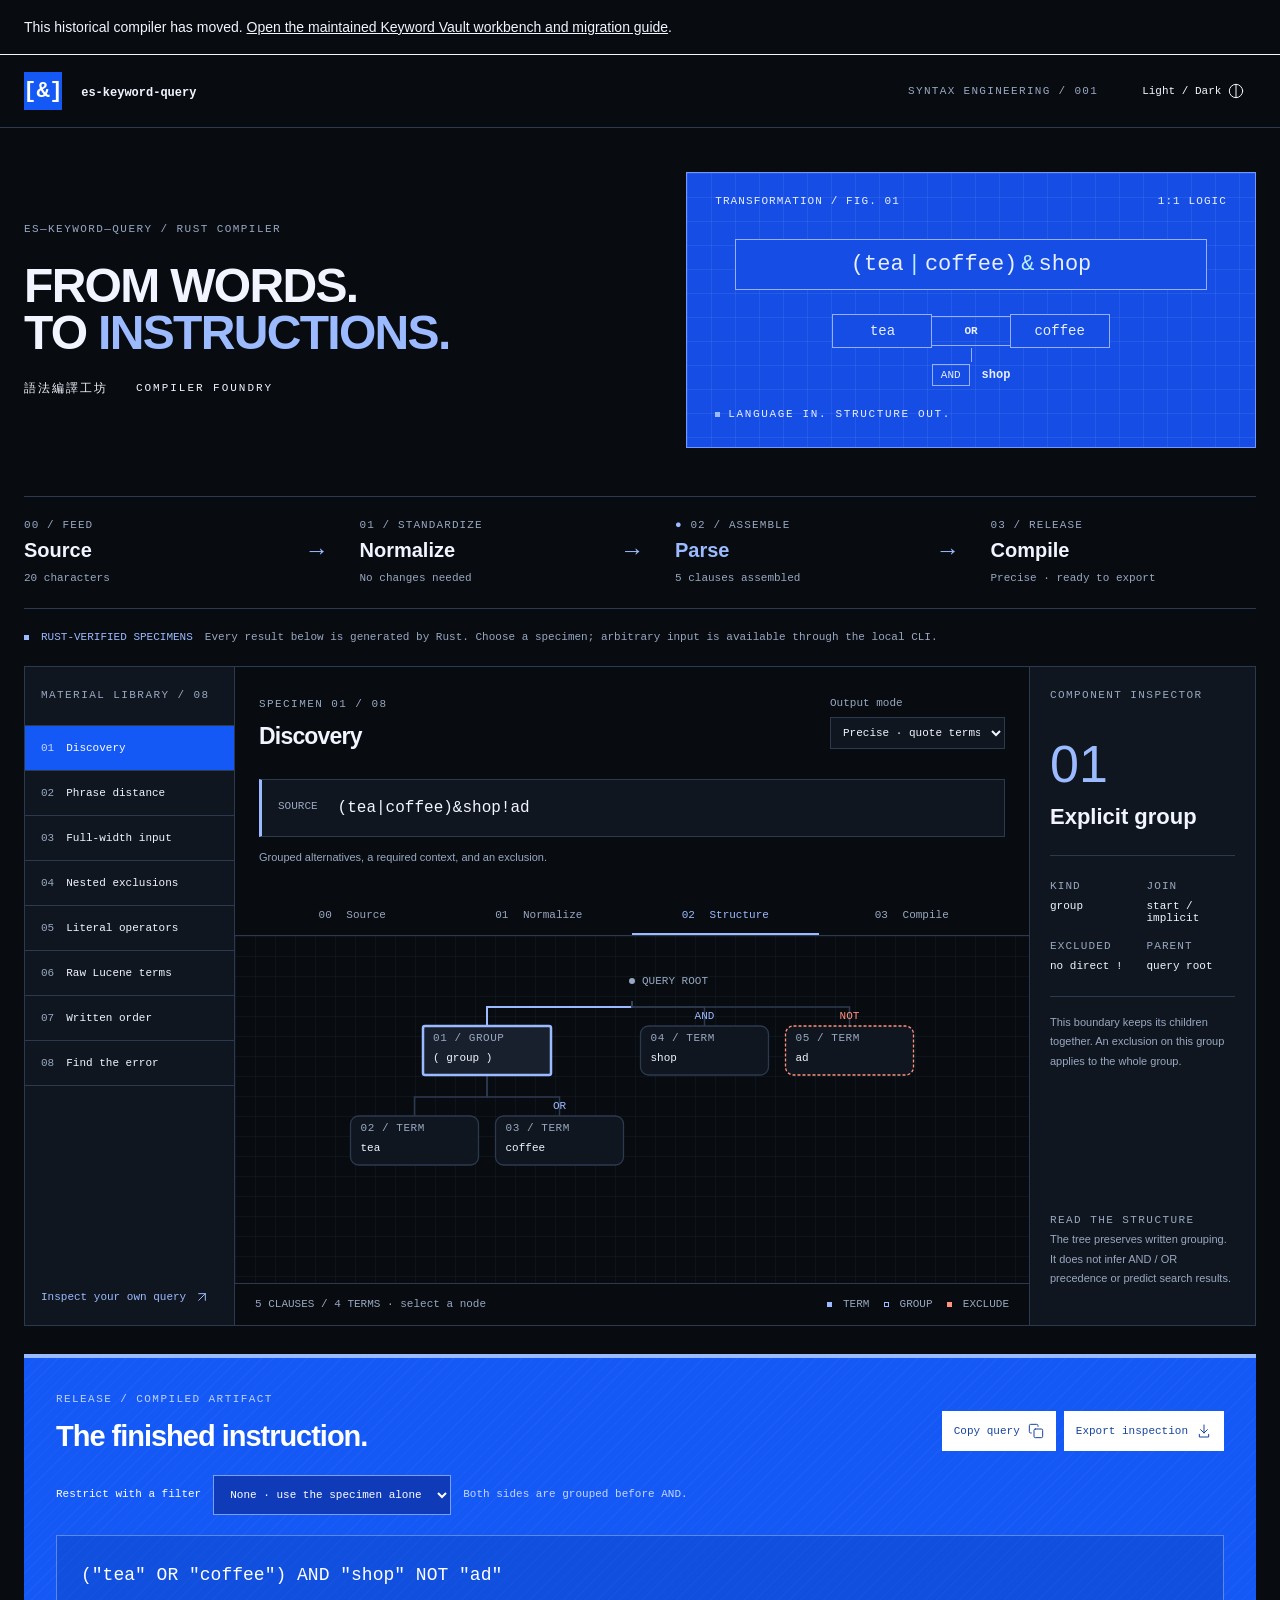
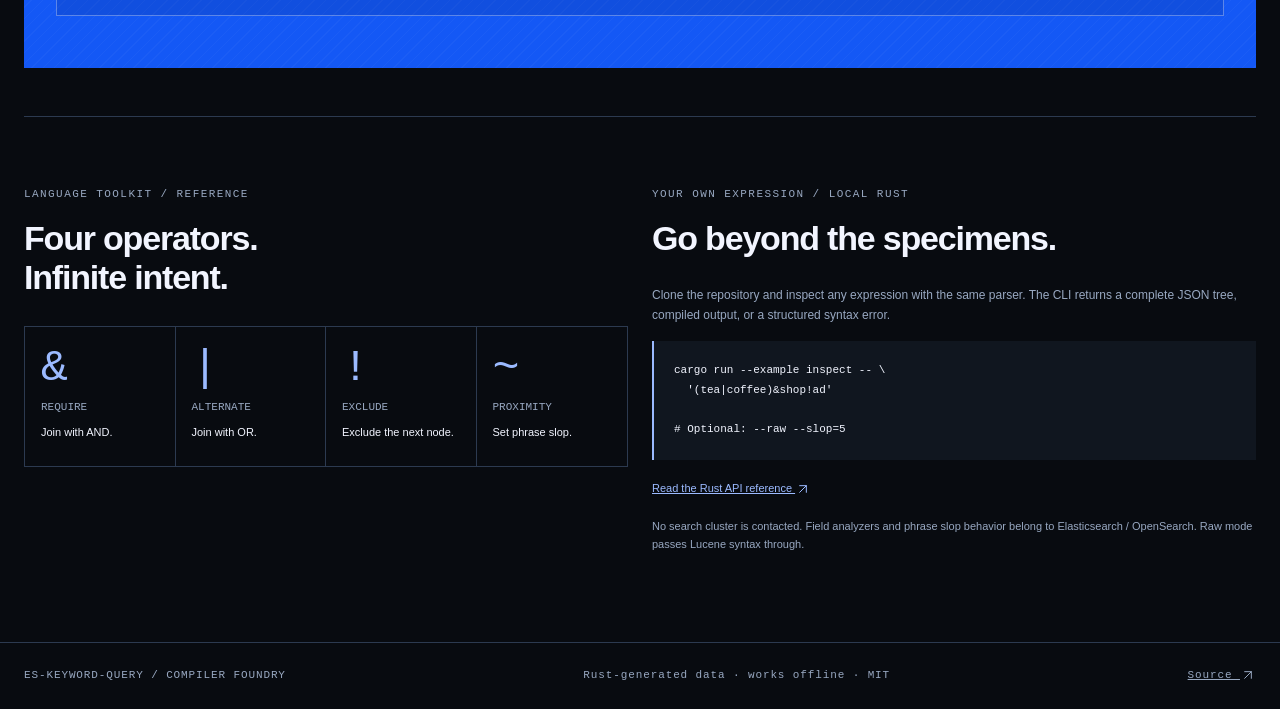
<file: docs/index.html>
<!doctype html>
<html lang="en">
  <head>
    <meta charset="utf-8" />
    <meta name="viewport" content="width=device-width, initial-scale=1" />
    <meta name="color-scheme" content="dark light" />
    <title>Compiler Foundry · es-keyword-query</title>
    <link rel="stylesheet" href="atlas.css" />
  </head>
  <body>
    <aside style="padding:16px 24px;border-bottom:1px solid currentColor;">This historical compiler has moved. <a href="https://github.com/NatLee/keyword-vault">Open the maintained Keyword Vault workbench and migration guide</a>.</aside>
    <header class="masthead">
      <a href="../README.md" class="brand"><span>[&]</span> es-keyword-query</a
      ><span class="edition">SYNTAX ENGINEERING / 001</span
      ><button id="theme" aria-label="Switch color theme">
        Light / Dark <svg class="lucide" width="16" height="16" viewBox="0 0 24 24" fill="none" stroke="currentColor" stroke-width="1.5" stroke-linecap="round" stroke-linejoin="round" aria-hidden="true"><circle cx="12" cy="12" r="10"/><path d="M12 2v20"/></svg>
      </button>
    </header>
    <main>
      <section class="intro">
        <div class="foundry-title">
          <div class="eyebrow">ES—KEYWORD—QUERY / RUST COMPILER</div>
          <h1>
            From words.<br /><span class="headline-line"
              >To <em>instructions.</em></span
            >
          </h1>
          <div class="intro-subline">
            <span>語法編譯工坊</span><span>COMPILER FOUNDRY</span>
          </div>
        </div>
        <div class="foundry-schematic" aria-hidden="true">
          <div class="schematic-label">
            <span>TRANSFORMATION / FIG. 01</span><span>1:1 LOGIC</span>
          </div>
          <div class="schematic-input">
            (tea<span>|</span>coffee)<span>&amp;</span>shop
          </div>
          <div class="circuit-branches">
            <span>tea</span><b>OR</b><span>coffee</span>
          </div>
          <div class="circuit-output">
            <span>AND</span><strong>shop</strong>
          </div>
          <div class="schematic-foot"><i></i> LANGUAGE IN. STRUCTURE OUT.</div>
        </div>
      </section>
      <section class="production-line" aria-label="Compilation pipeline">
        <div data-pipeline="source">
          <small>00 / FEED</small><strong>Source</strong
          ><span id="pipeline-source"></span>
        </div>
        <b>→</b>
        <div data-pipeline="normalize">
          <small>01 / STANDARDIZE</small><strong>Normalize</strong
          ><span id="pipeline-normalize"></span>
        </div>
        <b>→</b>
        <div data-pipeline="structure">
          <small>02 / ASSEMBLE</small><strong>Parse</strong
          ><span id="pipeline-parse"></span>
        </div>
        <b>→</b>
        <div data-pipeline="emit">
          <small>03 / RELEASE</small><strong>Compile</strong
          ><span id="pipeline-compile"></span>
        </div>
      </section>
      <div class="atlas-notice">
        <span class="live-dot"></span><strong>RUST-VERIFIED SPECIMENS</strong
        ><span
          >Every result below is generated by Rust. Choose a specimen; arbitrary
          input is available through the local CLI.</span
        >
      </div>
      <section class="atlas" aria-label="Compiler explorer">
        <aside class="specimen-drawer">
          <div class="panel-kicker">MATERIAL LIBRARY / 08</div>
          <div id="specimens" class="specimens"></div>
          <a class="cli-link" href="#local-cli">Inspect your own query <svg class="lucide" width="16" height="16" viewBox="0 0 24 24" fill="none" stroke="currentColor" stroke-width="1.5" stroke-linecap="round" stroke-linejoin="round" aria-hidden="true"><path d="M7 7h10v10M7 17 17 7"/></svg></a>
        </aside>
        <div class="explorer">
          <div class="specimen-heading">
            <div>
              <span id="specimen-number" class="panel-kicker"></span>
              <h2 id="specimen-title"></h2>
            </div>
            <label class="mode-label"
              >Output mode<select id="mode">
                <option value="0">Precise · quote terms</option>
                <option value="1">Raw · pass through</option>
              </select></label
            >
          </div>
          <div class="input-strip">
            <span>SOURCE</span><code id="source"></code>
          </div>
          <p id="specimen-note" class="specimen-note"></p>
          <div class="stages" role="tablist" aria-label="Compiler stage">
            <button role="tab" aria-selected="false" data-stage="source">
              00 <span>Source</span>
            </button>
            <button role="tab" aria-selected="false" data-stage="normalize">
              01 <span>Normalize</span></button
            ><button role="tab" aria-selected="true" data-stage="structure">
              02 <span>Structure</span></button
            ><button role="tab" aria-selected="false" data-stage="emit">
              03 <span>Compile</span>
            </button>
          </div>
          <div
            id="stage-panel"
            class="stage-panel"
            role="tabpanel"
            tabindex="0"
          ></div>
          <div class="diagram-footer">
            <span id="diagram-caption"></span
            ><span
              ><i class="legend-term"></i> TERM
              <i class="legend-group"></i> GROUP
              <i class="legend-not"></i> EXCLUDE</span
            >
          </div>
        </div>
        <aside class="inspector">
          <div class="panel-kicker">COMPONENT INSPECTOR</div>
          <div id="clause-notes" aria-live="polite"></div>
          <div class="inspector-foot">
            <span class="tiny-rule">READ THE STRUCTURE</span>
            <p>
              The tree preserves written grouping. It does not infer AND / OR
              precedence or predict search results.
            </p>
          </div>
        </aside>
      </section>
      <section class="output-workbench">
        <div class="output-header">
          <div>
            <span class="eyebrow">RELEASE / COMPILED ARTIFACT</span>
            <h2>The finished instruction.</h2>
          </div>
          <div class="output-actions">
            <button id="copy">Copy query <svg class="lucide" width="16" height="16" viewBox="0 0 24 24" fill="none" stroke="currentColor" stroke-width="1.5" stroke-linecap="round" stroke-linejoin="round" aria-hidden="true"><rect x="9" y="9" width="13" height="13" rx="2"/><path d="M5 15H4a2 2 0 0 1-2-2V4a2 2 0 0 1 2-2h9a2 2 0 0 1 2 2v1"/></svg></button
            ><button id="download">Export inspection <svg class="lucide" width="16" height="16" viewBox="0 0 24 24" fill="none" stroke="currentColor" stroke-width="1.5" stroke-linecap="round" stroke-linejoin="round" aria-hidden="true"><path d="M12 3v12m-5-5 5 5 5-5M5 17v4h14v-4"/></svg></button>
          </div>
        </div>
        <div class="filter-row">
          <label for="filter">Restrict with a filter</label
          ><select id="filter">
            <option value="">None · use the specimen alone</option></select
          ><span>Both sides are grouped before AND.</span>
        </div>
        <pre id="compiled" tabindex="0"></pre>
        <p id="copy-status" role="status"></p>
      </section>
      <section class="field-guide">
        <div class="operator-guide">
          <span class="eyebrow">LANGUAGE TOOLKIT / REFERENCE</span>
          <h2>Four operators.<br />Infinite intent.</h2>
          <div class="operator-grid">
            <div>
              <b>&amp;</b><span>REQUIRE</span>
              <p>Join with AND.</p>
            </div>
            <div>
              <b>|</b><span>ALTERNATE</span>
              <p>Join with OR.</p>
            </div>
            <div>
              <b>!</b><span>EXCLUDE</span>
              <p>Exclude the next node.</p>
            </div>
            <div>
              <b>~</b><span>PROXIMITY</span>
              <p>Set phrase slop.</p>
            </div>
          </div>
        </div>
        <div id="local-cli" class="local-cli">
          <span class="eyebrow">YOUR OWN EXPRESSION / LOCAL RUST</span>
          <h2>Go beyond the specimens.</h2>
          <p>
            Clone the repository and inspect any expression with the same
            parser. The CLI returns a complete JSON tree, compiled output, or a
            structured syntax error.
          </p>
          <pre>
cargo run --example inspect -- \
  '(tea|coffee)&amp;shop!ad'

# Optional: --raw --slop=5</pre
          >
          <a href="../README.md">Read the Rust API reference <svg class="lucide" width="16" height="16" viewBox="0 0 24 24" fill="none" stroke="currentColor" stroke-width="1.5" stroke-linecap="round" stroke-linejoin="round" aria-hidden="true"><path d="M7 7h10v10M7 17 17 7"/></svg></a>
          <p class="footnote">
            No search cluster is contacted. Field analyzers and phrase slop
            behavior belong to Elasticsearch / OpenSearch. Raw mode passes
            Lucene syntax through.
          </p>
        </div>
      </section>
    </main>
    <footer>
      <span>ES-KEYWORD-QUERY / COMPILER FOUNDRY</span
      ><span>Rust-generated data · works offline · MIT</span
      ><a href="https://github.com/NatLee/es-keyword-query">Source <svg class="lucide" width="16" height="16" viewBox="0 0 24 24" fill="none" stroke="currentColor" stroke-width="1.5" stroke-linecap="round" stroke-linejoin="round" aria-hidden="true"><path d="M7 7h10v10M7 17 17 7"/></svg></a>
    </footer>
    <script src="atlas-data.js"></script>
    <script src="atlas.js"></script>
  </body>
</html>
</file>
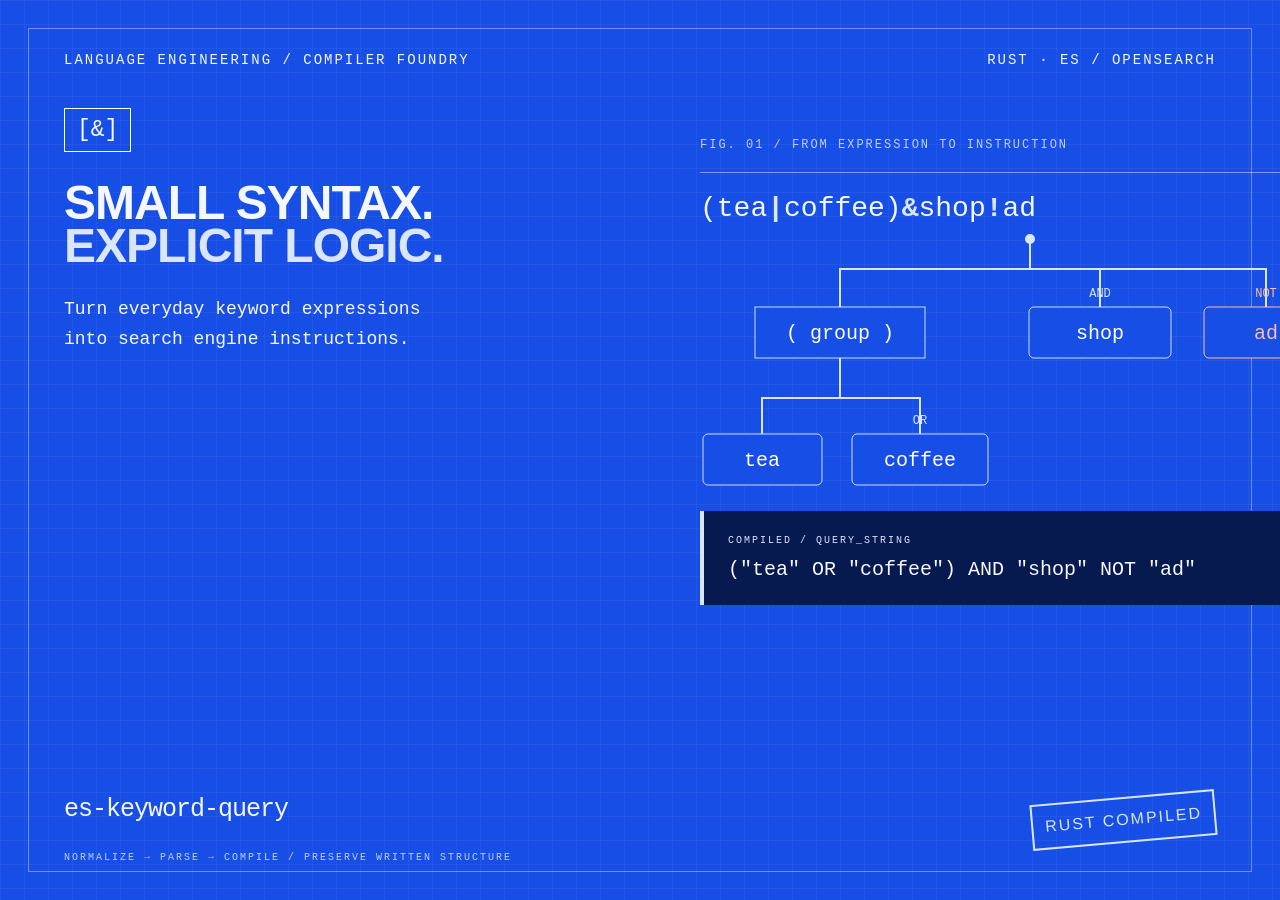
<file: docs/images/src/cover.html>
<!doctype html>
<html lang="en">
<meta charset="utf-8">
<title>es-keyword-query — Compiler Foundry cover</title>
<style>


* {
  box-sizing:border-box;
}
body {
  margin: 0;
  width:1440px;
  height:720px;
  overflow:hidden;
  background:#174ee5;
  color:#f5f7ff;
  font-family:monospace;
  background-image:linear-gradient(#ffffff0b 1px,transparent 1px),linear-gradient(90deg,#ffffff0b 1px,transparent 1px);
  background-size:24px 24px;
}
.frame {
  position:absolute;
  inset:28px;
  border:1px solid #ffffff60;
}
.top {
  position:absolute;
  top:52px;
  left:64px;
  right:64px;
  display:flex;
  justify-content:space-between;
  font-size:14px;
  letter-spacing:2px;
}
.mark {
  border:1px solid #fff;
  padding: 8px 12px;
  position:absolute;
  top:108px;
  left:64px;
  font-size:23px;
}
.title {
  position:absolute;
  left:64px;
  top:181px;
}
h1 {
  font-weight:600;
  font-family:"Avenir Next",sans-serif;
  margin: 0;
  font-size:48px;
  line-height:.9;
  letter-spacing:-1px;
}
h1 span {
  color:#dae5ff;
}
p {
  font-size:18px;
  line-height:1.65;
  max-width:490px;
  margin-top: 28px;
}
.repo {
  position:absolute;
  left:64px;
  bottom:76px;
  font-size:25px;
  letter-spacing:-1px;
}
.right {
  position:absolute;
  top:138px;
  left:700px;
  width:660px;
  height:460px;
}
.caption {
  font-size:12px;
  letter-spacing:2px;
  color:#b9d2ff;
}
.input {
  margin-top: 20px;
  font-size:28px;
  border-top:1px solid #ffffff70;
  padding-top: 20px;
}
.input b {
  color:#dae5ff;
}
svg {
  width:660px;
  height:290px;
  overflow:visible;
}
.output {
  background:#071a50;
  padding: 24px 24px;
  font-size:20px;
  border-left:4px solid #dae5ff;
  position:absolute;
  top:373px;
  width:660px;
  box-shadow: none;
}
.output small {
  display:block;
  color:#dae5ff;
  font-size:10px;
  letter-spacing:2px;
  margin-bottom: 12px;
}
.seal {
  position:absolute;
  right:64px;
  bottom:57px;
  font-family:"Avenir Next",sans-serif;
  font-size:16px;
  border:2px solid #dae5ff;
  color:#dae5ff;
  padding: 12px;
  transform:rotate(-5deg);
  letter-spacing:2px;
}
.bottom {
  position:absolute;
  bottom:37px;
  left:64px;
  color:#bad1ff;
  font-size:10px;
  letter-spacing:2px;
}


</style>
<div class="frame">
</div>
<div class="top">
<span>LANGUAGE ENGINEERING / COMPILER FOUNDRY</span>
<span>RUST · ES / OPENSEARCH</span>
</div>
<div class="mark">[&amp;]</div>
<div class="title">
<h1>SMALL SYNTAX.<br>
<span>EXPLICIT LOGIC.</span>
</h1>
<p>Turn everyday keyword expressions<br>into search engine instructions.</p>
</div>
<div class="repo">es-keyword-query</div>
<div class="right">
<div class="caption">FIG. 01 / FROM EXPRESSION TO INSTRUCTION</div>
<div class="input">(tea<b>|</b>coffee)<b>&amp;</b>shop<b>!</b>ad</div>
<svg viewBox="0 0 660 290" xmlns="http://www.w3.org/2000/svg">
<g fill="none" stroke="#dae5ff" stroke-width="2">
<path d="M330 15V45H140V83M330 45H400V83M330 45H566V83M140 134V174H62V210M140 174H220V210"/>
<circle cx="330" cy="15" r="4" fill="#dae5ff"/>
</g>
<g fill="#174ee5" stroke="#cbdcff">
<rect x="55" y="83" width="170" height="51"/>
<rect x="329" y="83" width="142" height="51" rx="5"/>
<rect x="504" y="83" width="124" height="51" rx="5" stroke="#ffbbad"/>
<rect x="3" y="210" width="119" height="51" rx="5"/>
<rect x="152" y="210" width="136" height="51" rx="5"/>
</g>
<g fill="#fff" font-family="monospace" font-size="20" text-anchor="middle">
<text x="140" y="115">( group )</text>
<text x="400" y="115">shop</text>
<text x="566" y="115" fill="#ffbbad">ad</text>
<text x="62" y="242">tea</text>
<text x="220" y="242">coffee</text>
</g>
<g fill="#dae5ff" font-size="12" font-family="monospace" text-anchor="middle">
<text x="400" y="73">AND</text>
<text x="566" y="73" fill="#ffbbad">NOT</text>
<text x="220" y="200">OR</text>
</g>
</svg>
<div class="output">
<small>COMPILED / QUERY_STRING</small>("tea" OR "coffee") AND "shop" NOT "ad"</div>
</div>
<div class="seal">RUST COMPILED</div>
<div class="bottom">NORMALIZE → PARSE → COMPILE / PRESERVE WRITTEN STRUCTURE</div>
</html>
</file>
<file: docs/atlas.css>
:root {
  --bg: #080b10;
  --panel: #10161f;
  --panel2: #18202d;
  --ink: #f2f5ff;
  --muted: #98a8c1;
  --line: #2c3a50;
  --mint: #9bbaff;
  --coral: #ff927c;
  --paper: #1458f5;
  --paperink: #fff;
  --grid: #6382a614;
  color-scheme: dark;
}
html.light {
  --bg: #eef2fa;
  --panel: #fff;
  --panel2: #e3eafa;
  --ink: #14213f;
  --muted: #596a88;
  --line: #b9c7e1;
  --mint: #164fe5;
  --coral: #b23a2a;
  --paper: #184ee2;
  --paperink: #fff;
  --grid: #254db00d;
  color-scheme: light;
}
* {
  box-sizing: border-box;
}
body {
  margin: 0;
  background: var(--bg);
  color: var(--ink);
  font:
    14px/1.6 "Avenir Next",
    Verdana,
    sans-serif;
}
button,
select,
code,
pre,
.eyebrow,
.panel-kicker,
.tiny-rule,
.masthead,
.ledger,
.atlas-notice,
.diagram-footer,
.filter-row,
footer,
.production-line,
.schematic-label,
.schematic-foot,
.intro-subline {
  font-family: "SFMono-Regular", Consolas, monospace;
}
button,
select {
  font-size: 11px;
  color: var(--ink);
  background: var(--panel);
  border: 1px solid var(--line);
  padding: 12px;
  cursor: pointer;
}
button:hover,
select:hover {
  border-color: var(--mint);
}
button:focus-visible,
a:focus-visible,
select:focus-visible,
[tabindex]:focus-visible {
  outline: 2px solid var(--mint);
  outline-offset: 3px;
}
button:disabled {
  opacity: 0.4;
  cursor: not-allowed;
}
a {
  color: inherit;
}
pre,
code {
  overflow-wrap: anywhere;
}
pre {
  white-space: pre-wrap;
}
h1, h2, h3, p { margin-top: 0; margin-bottom: 16px; }
pre { margin: 16px 0; }
h2 {
  font-weight: 600;
  letter-spacing: -0.035em;
}
.masthead {
  display: flex;
  align-items: center;
  gap: 32px;
  border-bottom: 1px solid var(--line);
  padding: 16px 24px;
  font-size: 12px;
}
.brand {
  text-decoration: none;
  font-weight: 600;
}
.brand > span {
  display: inline-flex;
  width: 38px;
  height: 38px;
  background: var(--paper);
  color: #fff;
  align-items: center;
  justify-content: center;
  font-size: 22px;
  margin-right: 12px;
}
.edition {
  margin-left: auto;
  letter-spacing: 0.12em;
  color: var(--muted);
  font-size: 11px;
}
.masthead button {
  border: 0;
  background: transparent;
}
main {
  max-width: 1800px;
  margin: auto;
  padding: 0 24px 72px;
}
.intro {
  display: grid;
  grid-template-columns: 1.12fr 1fr;
  gap: 24px;
  padding: 44px 0 36px;
  align-items: center;
}
.eyebrow,
.panel-kicker,
.tiny-rule {
  font-size: 11px;
  letter-spacing: 0.13em;
  color: var(--muted);
}
.intro h1 {
  font-family: "Avenir Next", Verdana, sans-serif;
  text-transform: uppercase;
  font-size: clamp(32px, 4vw, 48px);
  font-weight: 600;
  line-height: 0.97;
  letter-spacing: -0.035em;
  margin: 24px 0 24px;
}
.intro h1 em {
  color: var(--mint);
  font-style: normal;
}
.intro-subline {
  display: flex;
  gap: 28px;
  letter-spacing: 0.18em;
  font-size: 11px;
}
.intro-subline span:first-child {
  font-size: 12px;
}
.foundry-schematic {
  color: #e8efff;
  background: #164ee5;
  border: 1px solid #7099ff;
  position: relative;
  padding: 20px 28px;
  min-height: 276px;
  background-image:
    linear-gradient(#ffffff10 1px, transparent 1px),
    linear-gradient(90deg, #ffffff10 1px, transparent 1px);
  background-size: 24px 24px;
  box-shadow: none;
}
.schematic-label {
  display: flex;
  justify-content: space-between;
  font-size: 11px;
  letter-spacing: 0.1em;
}
.schematic-input {
  font:
    22px "SFMono-Regular",
    Consolas,
    monospace;
  border: 1px solid #96b0ff;
  margin: 28px 20px 24px;
  padding: 12px;
  text-align: center;
  background: #164ee5;
}
.schematic-input span {
  color: #bbf1ff;
  padding: 0 4px;
}
.circuit-branches {
  display: flex;
  justify-content: center;
  gap: 0;
  align-items: center;
  font: 14px monospace;
  position: relative;
}
.circuit-branches > span {
  border: 1px solid #96b0ff;
  padding: 8px 20px;
  min-width: 100px;
  text-align: center;
  background: #164ee5;
}
.circuit-branches b {
  font-size: 11px;
  border-block: 1px solid #96b0ff;
  padding: 8px 32px;
}
.circuit-output {
  display: flex;
  align-items: center;
  justify-content: center;
  margin: 0 auto 20px;
  padding-top: 16px;
  gap: 12px;
  font: 12px monospace;
  position: relative;
}
.circuit-output:before {
  content: "";
  position: absolute;
  top: 0;
  height: 14px;
  left: 50%;
  border-left: 1px solid #96b0ff;
}
.circuit-output > span {
  font-size: 11px;
  border: 1px solid #96b0ff;
  padding: 4px 8px;
}
.schematic-foot {
  font-size: 11px;
  letter-spacing: 0.15em;
  display: flex;
  gap: 8px;
  align-items: center;
}
.schematic-foot i,
.live-dot {
  width: 5px;
  height: 5px;
  background: var(--mint);
  display: inline-block;
  box-shadow: none;
  flex-shrink: 0;
}
.production-line {
  display: grid;
  grid-template-columns: 1fr 30px 1fr 30px 1fr 30px 1fr;
  border-block: 1px solid var(--line);
  padding: 20px 0;
  margin-top: 12px;
  align-items: center;
}
.production-line > div {
  display: flex;
  flex-direction: column;
  gap: 4px;
  padding-left: 20px;
}
.production-line > div:first-child {
  padding-left: 0;
}
.production-line small {
  font-size: 11px;
  color: var(--muted);
  letter-spacing: 0.1em;
}
.production-line strong {
  font:
    600 20px "Avenir Next",
    sans-serif;
}
.production-line span {
  font-size: 11px;
  color: var(--muted);
  margin-top: 4px;
}
.production-line > b {
  font-weight: 400;
  color: var(--mint);
  font-size: 24px;
}
.atlas-notice {
  display: flex;
  gap: 12px;
  align-items: center;
  font-size: 11px;
  padding: 20px 0;
  color: var(--muted);
}
.atlas-notice strong {
  color: var(--mint);
  font-weight: 400;
  white-space: nowrap;
}
.atlas {
  display: grid;
  grid-template-columns: 210px minmax(0, 1fr) 226px;
  border: 1px solid var(--line);
  min-height: 660px;
}
.specimen-drawer {
  background: var(--panel);
  border-right: 1px solid var(--line);
  display: flex;
  flex-direction: column;
}
.specimen-drawer > .panel-kicker {
  padding: 20px 16px;
  border-bottom: 1px solid var(--line);
}
.specimens {
  display: flex;
  flex-direction: column;
}
.specimens button {
  border: 0;
  border-bottom: 1px solid var(--line);
  display: flex;
  text-align: left;
  align-items: center;
  gap: 12px;
  padding: 16px 16px;
  font-size: 11px;
  transition: background 0.15s;
}
.specimens button > span {
  color: var(--muted);
  font-size: 11px;
}
.specimens button[aria-pressed="true"] {
  background: var(--paper);
  color: #fff;
  box-shadow: none;
}
.specimens button[aria-pressed="true"] > span {
  color: #c6d8ff;
}
.specimens button:hover {
  background: var(--panel2);
}
.specimens button[aria-pressed="true"]:hover {
  background: var(--paper);
}
.cli-link {
  margin: auto 16px 20px;
  padding-top: 20px;
  font: 11px monospace;
  text-decoration: none;
  color: var(--mint);
}
.explorer {
  min-width: 0;
  display: flex;
  flex-direction: column;
}
.specimen-heading {
  padding: 24px 24px;
  display: flex;
  justify-content: space-between;
  gap: 20px;
  align-items: center;
}
.specimen-heading h2 {
  font-size: 23px;
  margin: 4px 0 0;
}
.mode-label {
  font: 11px monospace;
  display: flex;
  flex-direction: column;
  gap: 8px;
  color: var(--muted);
}
.mode-label select {
  max-width: 175px;
  font-size: 11px;
  padding: 8px;
}
.input-strip {
  margin: 0 24px;
  border: 1px solid var(--line);
  border-left: 3px solid var(--mint);
  padding: 16px;
  display: flex;
  gap: 20px;
  background: var(--panel);
}
.input-strip > span {
  font: 11px monospace;
  color: var(--muted);
  padding-top: 4px;
}
.input-strip code {
  font-size: 16px;
  line-height: 1.5;
}
.specimen-note {
  font-size: 11px;
  color: var(--muted);
  padding: 12px 24px 8px;
  min-height: 60px;
  margin: 0;
}
.stages {
  display: grid;
  grid-template-columns: repeat(4, 1fr);
  padding: 0 24px;
  border-bottom: 1px solid var(--line);
}
.stages button {
  border: 0;
  border-bottom: 2px solid transparent;
  background: transparent;
  padding: 12px 0;
  color: var(--muted);
  font-size: 11px;
}
.stages button > span {
  margin-left: 8px;
}
.stages button[aria-selected="true"] {
  border-color: var(--mint);
  color: var(--mint);
}
.stage-panel {
  flex: 1;
  min-height: 310px;
  background-image:
    linear-gradient(var(--grid) 1px, transparent 1px),
    linear-gradient(90deg, var(--grid) 1px, transparent 1px);
  background-size: 20px 20px;
  display: flex;
  align-items: center;
  overflow: auto;
}
.tree {
  min-width: 490px;
  width: 100%;
  display: block;
}
.wire {
  fill: none;
  stroke: var(--line);
  stroke-width: 1.5;
}
.wire.active {
  stroke: var(--mint);
  stroke-width: 2;
}
.root-node {
  fill: var(--muted);
  font: 11px monospace;
}
.node {
  cursor: pointer;
  outline: none;
}
.node rect {
  fill: var(--panel);
  stroke: var(--line);
  stroke-width: 1.3;
}
.node text {
  fill: var(--ink);
  font: 11px monospace;
}
.node .node-kind {
  fill: var(--muted);
  font-size: 11px;
  letter-spacing: 0.05em;
}
.node .node-op {
  fill: var(--mint);
  font-size: 11px;
}
.node.exclude rect {
  stroke: var(--coral);
  stroke-dasharray: 3 2;
}
.node.exclude .node-op {
  fill: var(--coral);
}
.node.selected rect,
.node:focus rect,
.node:hover rect {
  fill: var(--panel2);
  stroke: var(--mint);
  stroke-width: 2.5;
}
.diagram-footer {
  padding: 12px 20px;
  border-top: 1px solid var(--line);
  display: flex;
  flex-wrap: wrap;
  justify-content: space-between;
  gap: 8px;
  font-size: 11px;
  color: var(--muted);
}
.diagram-footer i {
  width: 5px;
  height: 5px;
  display: inline-block;
  margin: 0 4px 0 8px;
  background: var(--mint);
}
.diagram-footer .legend-group {
  border: 1px solid var(--mint);
  background: transparent;
}
.diagram-footer .legend-not {
  background: var(--coral);
}
.inspector {
  border-left: 1px solid var(--line);
  background: var(--panel);
  padding: 20px 20px;
  display: flex;
  flex-direction: column;
}
.clause-number {
  font:
    52px/1.2 "Avenir Next",
    Verdana,
    sans-serif;
  color: var(--mint);
  margin: 28px 0 8px;
}
.clause-label {
  font-size: 22px;
  font-weight: 600;
  overflow-wrap: anywhere;
  line-height: 1.25;
}
.clause-meta {
  display: grid;
  grid-template-columns: 1fr 1fr;
  gap: 16px 8px;
  padding: 24px 0;
  border-block: 1px solid var(--line);
  margin: 24px 0 16px;
}
.clause-meta dt {
  font: 11px monospace;
  color: var(--muted);
  letter-spacing: 0.1em;
}
.clause-meta dd {
  margin: 8px 0 0;
  font: 11px monospace;
}
.clause-output {
  background: var(--bg);
  border: 1px solid var(--line);
  padding: 12px;
  font-size: 11px;
}
#clause-notes > p,
.inspector-foot p {
  font-size: 11px;
  color: var(--muted);
  line-height: 1.8;
}
.inspector-foot {
  margin-top: auto;
  padding-top: 28px;
}
.stage-explanation {
  padding: 36px;
  width: 100%;
}
.stage-explanation > span {
  font: 11px monospace;
  color: var(--mint);
}
.stage-explanation pre {
  font-size: 22px;
  line-height: 1.6;
  margin: 24px 0;
}
.stage-explanation p {
  font-size: 11px;
  color: var(--muted);
  max-width: 480px;
}
.error-pane {
  padding: 36px;
  color: var(--coral);
  font-family: monospace;
}
.error-pane h3 {
  font-size: 23px;
}
.error-pane p {
  font-size: 12px;
}
.output-workbench {
  margin-top: 28px;
  background: var(--paper);
  color: var(--paperink);
  padding: 28px 32px;
  position: relative;
}
.output-workbench:before {
  content: "";
  position: absolute;
  inset: 0;
  background: repeating-linear-gradient(
    135deg,
    #ffffff08 0 1px,
    transparent 1px 8px
  );
  pointer-events: none;
}
.output-workbench > * {
  position: relative;
}
.output-header {
  display: flex;
  align-items: center;
  justify-content: space-between;
  gap: 20px;
}
.output-header .eyebrow {
  color: #bfd3ff;
}
.output-header h2 {
  font-size: 29px;
  margin: 4px 0 16px;
}
.output-actions {
  display: flex;
  gap: 8px;
}
.output-actions button {
  background: #fff;
  color: #1843a2;
  border: 0;
  font-size: 11px;
  padding: 12px;
}
.filter-row {
  display: flex;
  align-items: center;
  flex-wrap: wrap;
  gap: 12px;
  font-size: 11px;
}
.filter-row select {
  background: #0f3bb9;
  color: #fff;
  border: 1px solid #7c9ff3;
  font-size: 11px;
}
.filter-row > span {
  color: #c6d6ff;
  font-size: 11px;
}
.output-workbench pre {
  font-size: 18px;
  line-height: 1.7;
  padding: 24px;
  border: 1px solid #ffffff50;
  background: #0a298532;
  margin: 20px 0 0;
}
.output-workbench #copy-status {
  font: 11px monospace;
  margin: 8px 0 0;
  min-height: 16px;
}
.field-guide {
  display: grid;
  grid-template-columns: 1fr 1fr;
  gap: 24px;
  padding: 64px 0 0;
}
.field-guide h2 {
  font-size: 34px;
  line-height: 1.15;
  margin: 16px 0 28px;
}
.operator-grid {
  display: grid;
  grid-template-columns: repeat(4, 1fr);
  border: 1px solid var(--line);
}
.operator-grid > div {
  padding: 16px 16px;
  border-right: 1px solid var(--line);
}
.operator-grid > div:last-child {
  border: 0;
}
.operator-grid b {
  display: block;
  font: 45px monospace;
  color: var(--mint);
}
.operator-grid span {
  font: 11px monospace;
  color: var(--muted);
}
.operator-grid p {
  font-size: 11px;
  margin: 8px 0;
}
.local-cli > p {
  font-size: 12px;
  color: var(--muted);
}
.local-cli pre {
  background: var(--panel);
  border-left: 2px solid var(--mint);
  padding: 20px;
  font-size: 11px;
  line-height: 1.8;
}
.local-cli a {
  font-size: 11px;
  color: var(--mint);
}
.local-cli .footnote {
  font-size: 11px;
  margin-top: 20px;
}
footer {
  border-top: 1px solid var(--line);
  padding: 24px 24px;
  display: flex;
  justify-content: space-between;
  gap: 20px;
  font-size: 11px;
  letter-spacing: 0.08em;
  color: var(--muted);
}
@media (min-width: 1700px) {
  .atlas {
    grid-template-columns: 240px minmax(0, 1fr) 280px;
  }
}
@media (max-width: 1100px) {
  .atlas {
    grid-template-columns: 175px minmax(0, 1fr);
  }
  .inspector {
    grid-column: 1/-1;
    border-left: 0;
    border-top: 1px solid var(--line);
    display: grid;
    grid-template-columns: 160px 1fr 190px;
    gap: 20px;
  }
  .clause-number {
    margin: 0;
    font-size: 35px;
    float: left;
    margin-right: 16px;
  }
  .clause-label {
    font-size: 18px;
  }
  .clause-meta {
    margin: 16px 0;
    display: flex;
    flex-wrap: wrap;
    justify-content: space-between;
    padding: 12px 0;
  }
  .inspector-foot {
    padding-top: 0;
  }
  .foundry-schematic {
    padding-inline: 16px;
  }
  .schematic-input {
    font-size: 17px;
    margin-inline: 0;
  }
  .intro h1 {
    font-size: 8vw;
  }
  .specimen-heading {
    align-items: start;
  }
  .mode-label select {
    width: 145px;
  }
  .edition {
    font-size: 11px;
  }
}
@media (max-width: 700px) {
  .masthead {
    padding: 12px 24px;
    gap: 12px;
    font-size: 11px;
  }
  .brand > span {
    width: 30px;
    height: 30px;
    font-size: 17px;
    margin-right: 8px;
  }
  .edition {
    display: none;
  }
  .masthead button {
    margin-left: auto;
    font-size: 11px;
    padding: 4px;
  }
  main {
    padding: 0 24px 40px;
  }
  .intro {
    grid-template-columns: 1fr;
    gap: 28px;
    padding-top: 28px;
  }
  .intro h1 {
    font-size: clamp(32px, 4vw, 48px);
    margin-block: 20px;
  }
  .intro-subline {
    font-size: 11px;
    gap: 16px;
  }
  .foundry-schematic {
    min-height: 0;
    padding: 16px 24px;
    box-shadow: none;
  }
  .schematic-input {
    margin: 20px 0;
    font-size: 17px;
  }
  .circuit-output {
    margin-bottom: 16px;
  }
  .production-line {
    grid-template-columns: 1fr 20px 1fr;
    gap: 16px 8px;
    padding: 20px 0;
  }
  .production-line > div {
    padding: 0;
  }
  .production-line > div:nth-of-type(3) {
    grid-column: 1;
  }
  .production-line > b:nth-of-type(2) {
    display: none;
  }
  .production-line strong {
    font-size: 18px;
  }
  .production-line span {
    font-size: 11px;
  }
  .atlas-notice {
    flex-wrap: wrap;
    gap: 8px;
    font-size: 11px;
  }
  .atlas-notice > span:last-child {
    width: 100%;
    line-height: 1.7;
  }
  .atlas {
    grid-template-columns: 1fr;
  }
  .specimen-drawer {
    border-right: 0;
    border-bottom: 1px solid var(--line);
  }
  .specimens {
    display: grid;
    grid-template-columns: 1fr 1fr;
  }
  .specimens button {
    padding: 12px;
    gap: 8px;
    font-size: 11px;
  }
  .specimens button:nth-child(odd) {
    border-right: 1px solid var(--line);
  }
  .specimen-drawer > .panel-kicker {
    padding: 12px;
  }
  .cli-link {
    padding: 12px 0;
    margin: 0 12px;
  }
  .specimen-heading {
    padding: 20px 16px;
    gap: 8px;
  }
  .specimen-heading h2 {
    font-size: 20px;
  }
  .specimen-heading .panel-kicker {
    font-size: 11px;
  }
  .mode-label {
    font-size: 11px;
  }
  .mode-label select {
    max-width: 128px;
    font-size: 11px;
    padding: 8px;
  }
  .input-strip {
    margin: 0 16px;
    padding: 12px;
    gap: 12px;
  }
  .input-strip code {
    font-size: 13px;
  }
  .specimen-note {
    padding: 12px 16px;
    font-size: 11px;
  }
  .stages {
    padding: 0 16px;
  }
  .stages button {
    font-size: 11px;
  }
  .stages button span {
    margin-left: 4px;
  }
  .stage-panel {
    min-height: 280px;
  }
  .tree {
    min-width: 490px;
  }
  .inspector {
    display: block;
    padding: 20px;
  }
  .inspector > .panel-kicker {
    margin-bottom: 20px;
  }
  .clause-number {
    font-size: 36px;
  }
  .clause-label {
    min-height: 40px;
  }
  .clause-meta {
    margin-top: 16px;
  }
  .inspector-foot {
    margin-top: 20px;
  }
  .stage-explanation,
  .error-pane {
    padding: 24px;
  }
  .stage-explanation pre {
    font-size: 18px;
  }
  .output-workbench {
    padding: 24px 20px;
  }
  .output-header {
    display: block;
  }
  .output-header h2 {
    font-size: 25px;
  }
  .output-actions {
    margin: 8px 0 20px;
  }
  .output-actions button {
    font-size: 11px;
    padding: 12px;
  }
  .filter-row {
    display: block;
  }
  .filter-row select {
    display: block;
    margin: 8px 0;
    max-width: 100%;
  }
  .output-workbench pre {
    padding: 16px;
    font-size: 14px;
  }
  .field-guide {
    grid-template-columns: 1fr;
    gap: 40px;
    padding-top: 44px;
  }
  .field-guide h2 {
    font-size: 30px;
  }
  .operator-grid { grid-template-columns: repeat(2, minmax(0, 1fr)); }
  .operator-grid > div {
    padding: 12px;
  }
  .operator-grid b {
    font-size: 35px;
  }
  .operator-grid p {
    font-size: 11px;
  }
  footer {
    flex-wrap: wrap;
    padding: 20px 24px;
    font-size: 11px;
  }
  .intro-subline {
    justify-content: space-between;
  }
  .diagram-footer {
    font-size: 11px;
  }
}
@media (prefers-reduced-motion: no-preference) {
  #stage-panel > .stage-explanation, #stage-panel > .error-pane {
    animation: stage-enter 180ms ease-out;
  }
  #clause-notes > .clause-label, #clause-notes > .clause-meta {
    animation: stage-enter 160ms ease-out;
  }
  .node.selected rect { animation: clause-select 180ms ease-out; }
  @keyframes stage-enter {
    from { opacity: .65; transform: translateY(4px); }
    to { opacity: 1; transform: translateY(0); }
  }
  @keyframes clause-select {
    from { stroke-width: 4; }
    to { stroke-width: 2; }
  }
}
.intro > * {
  min-width: 0;
}
.production-line [aria-current="step"] strong {
  color: var(--mint);
}
.production-line [aria-current="step"] small:before {
  content: "● ";
  font-size: 11px;
  color: var(--mint);
}

.headline-line {
  white-space: nowrap;
}
/* Typography roles retain two real system-font weights. */
b, strong, h1, h2, h3, h4, h5, h6 { font-weight: 600; }
.output-workbench { border-top: 4px solid var(--mint); }
.field-guide { border-top: 1px solid var(--line); margin-top: 48px; }

.lucide { vertical-align: middle; flex-shrink: 0; }
.output-actions button, .cli-link { display: inline-flex; align-items: center; gap: 8px; }
</file>
